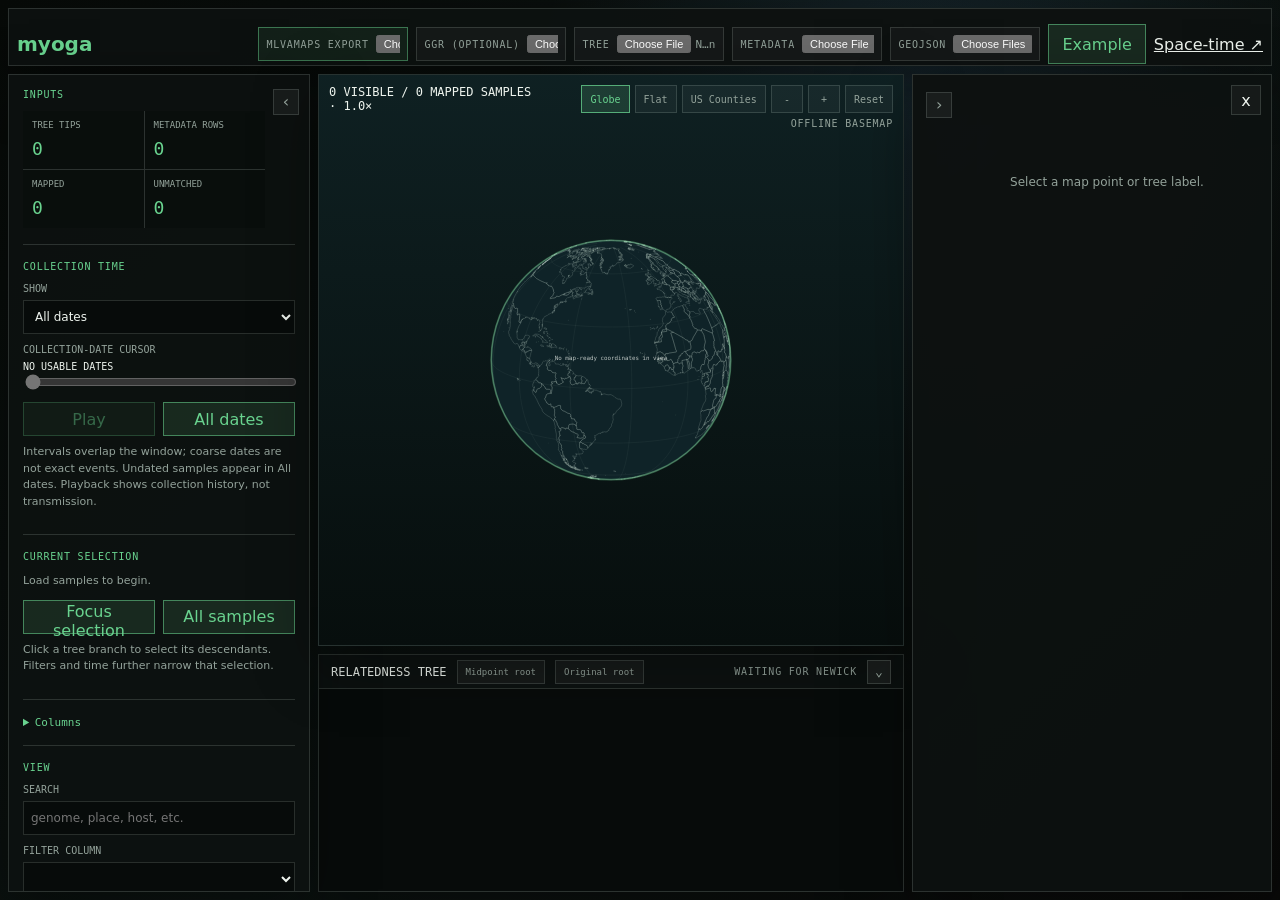
<file: index.html>
<!doctype html>
<html lang="en">
  <head>
    <meta charset="utf-8">
    <meta name="viewport" content="width=device-width, initial-scale=1">
    <title>myoga</title>
    <link rel="stylesheet" href="styles.css">
  </head>
  <body>
    <main class="app-shell">
      <header class="topbar">
        <div class="brand">
          <strong>myoga</strong>
          <span>local genomic relatedness map</span>
        </div>
        <label class="file-picker mlvamaps-picker">
          <span>mlvamaps export</span>
          <input id="mlvamapsExport" type="file" webkitdirectory directory multiple>
        </label>
        <label class="file-picker">
          <span>GGR (optional)</span>
          <input id="ggrFile" type="file" accept=".ggr,.gingr,*/*">
        </label>
        <label class="file-picker">
          <span>Tree</span>
          <input id="treeFile" type="file" accept=".tree,.nwk,.newick,.txt,*/*">
        </label>
        <label class="file-picker">
          <span>Metadata</span>
          <input id="metadataFile" type="file" accept=".csv,.tsv,.txt">
        </label>
        <label class="file-picker">
          <span>GeoJSON</span>
          <input id="geojsonFile" type="file" multiple accept=".geojson,.json,application/geo+json,application/json">
        </label>
        <button id="loadExample" type="button" title="Load a tiny built-in example">Example</button>
        <a href="/space-time" style="color:inherit">Space-time ↗</a>
      </header>

      <aside class="controls-panel">
        <button id="toggleControls" class="panel-toggle panel-toggle-left" type="button" title="Hide controls">‹</button>
        <section>
          <h2>Inputs</h2>
          <dl class="stats-list">
            <div><dt>Tree tips</dt><dd id="treeCount">0</dd></div>
            <div><dt>Metadata rows</dt><dd id="metadataCount">0</dd></div>
            <div><dt>Mapped</dt><dd id="mappedCount">0</dd></div>
            <div><dt>Unmatched</dt><dd id="unmatchedCount">0</dd></div>
          </dl>
        </section>

        <section>
          <h2>Collection time</h2>
          <label>Show<select id="timeMode"><option value="all">All dates</option><option value="cumulative">History through cursor</option><option value="window">Window ending at cursor</option></select></label>
          <label>Collection-date cursor <output id="timeLabel" for="timeCursor">No usable dates</output><input id="timeCursor" type="range" min="0" max="0" step="1" value="0" disabled></label>
          <label id="timeWindowLabel" hidden>Window (days)<input id="timeWindow" type="number" min="1" max="3652500" value="30"></label>
          <div class="button-row"><button id="playTime" type="button" disabled>Play</button><button id="allDates" type="button">All dates</button></div>
          <p class="status-text">Intervals overlap the window; coarse dates are not exact events. Undated samples appear in All dates. Playback shows collection history, not transmission.</p>
        </section>
        <section>
          <h2>Current selection</h2>
          <p id="selectionSummary" class="status-text" aria-live="polite">Load samples to begin.</p>
          <div class="button-row"><button id="focusSelection" type="button">Focus selection</button><button id="allSamples" type="button">All samples</button></div>
          <button id="clearClade" type="button" hidden>Clear clade selection</button>
          <p class="status-text">Click a tree branch to select its descendants. Filters and time further narrow that selection.</p>
        </section>
        <section>
          <details><summary>Columns</summary>
          <label>ID<select id="idColumn"></select></label>
          <label>Latitude<select id="latColumn"></select></label>
          <label>Longitude<select id="lonColumn"></select></label>
          <label>Lat/Lon<select id="latLonColumn"></select></label>
          <label>Location<select id="locationColumn"></select></label>
          <label>Date<select id="dateColumn"></select></label>
          <label>Color<select id="colorColumn"></select></label>
          <label id="treeCladeControl" class="tree-clade-control" hidden title="Higher values create smaller, more closely related clades.">
            Tree clade depth <output id="treeCladeDepthValue" for="treeCladeDepth">10%</output>
            <input id="treeCladeDepth" type="range" min="0" max="100" step="1" value="10">
          </label>
          </details>
        </section>

        <section>
          <h2>View</h2>
          <label>Search<input id="searchBox" type="search" placeholder="genome, place, host, etc."></label>
          <label>Filter column<select id="filterColumn"></select></label>
          <label>Filter value<select id="filterValue"></select></label>
          <label class="checkline"><input id="mappedOnly" type="checkbox">Mapped only</label>
          <div class="button-row">
            <button id="exportGeojson" type="button">GeoJSON</button>
            <button id="exportSession" type="button">Session JSON</button>
          </div>
        </section>

        <section>
          <details><summary>Geography overlays</summary>
          <div id="layerList" class="status-text">Add local polygon GeoJSON using the picker above.</div>
          </details>
        </section>
        <section>
          <details><summary>Named views</summary>
          <label>Name<input id="viewName" type="text" maxlength="100" placeholder="e.g. First collection period"></label>
          <button id="saveView" type="button">Save current view</button>
          <label>Saved views<select id="savedViews"><option value="">Choose a view</option></select></label>
          <div class="button-row"><button id="restoreView" type="button">Restore</button><button id="deleteView" type="button">Delete view</button></div>
          <button id="exportReview" type="button">Export review file</button>
          <label>Load review file<input id="importReview" type="file" accept=".json,application/json"></label>
          <p class="status-text">Views and notes stay in memory until exported. Load the same dataset before importing a review. Review files include notes and geography.</p>
          </details>
        </section>

        <p id="statusText" class="status-text">Load local files to begin.</p>
      </aside>

      <section class="map-panel" aria-label="Genome map">
        <div class="map-toolbar">
          <strong id="mapTitle">Planetary view</strong>
          <div class="map-buttons" role="group" aria-label="Map controls">
            <button id="globeView" type="button">Globe</button>
            <button id="flatView" type="button">Flat</button>
            <button id="usCountiesMap" type="button">US Counties</button>
            <button id="zoomOut" type="button" title="Zoom out">-</button>
            <button id="zoomIn" type="button" title="Zoom in">+</button>
            <button id="resetMap" type="button">Reset</button>
            <span id="privacyBadge">offline basemap</span>
          </div>
        </div>
        <svg id="mapSvg" viewBox="0 0 1000 500" role="img" aria-label="World map with genome locations"></svg>
      </section>

      <section class="tree-panel" aria-label="Relatedness tree">
        <header>
          <strong id="treeHeading">relatedness tree</strong>
          <button id="midpointRootTree" class="tree-action" type="button">Midpoint root</button>
          <button id="originalRootTree" class="tree-action" type="button">Original root</button>
          <span id="treeStatus">waiting for Newick</span>
          <button id="toggleTree" class="panel-toggle panel-toggle-tree" type="button" title="Hide tree">⌄</button>
        </header>
        <div id="treeScroll" class="tree-scroll">
          <svg id="treeSvg" role="group" aria-label="Phylogenetic tree"></svg>
        </div>
      </section>

      <aside class="detail-panel" aria-label="Selected genome metadata">
        <button id="toggleDetails" class="panel-toggle panel-toggle-right" type="button" title="Hide metadata">›</button>
        <button id="closeDetail" type="button" title="Close">x</button>
        <div id="detailEmpty" class="empty-detail">Select a map point or tree label.</div>
        <div id="detailContent" hidden>
          <p class="eyebrow" id="detailSource">GENOME</p>
          <h1 id="detailTitle"></h1>
          <p id="detailSubtitle"></p>
          <dl id="detailBasics" class="detail-basics"></dl>
          <p id="selectionVisibility" class="status-text"></p>
          <button id="focusSample" type="button">Focus this sample</button>
          <label>Review note<textarea id="sampleNote" rows="4" maxlength="10000" placeholder="Notes about this sample"></textarea></label>
          <p class="status-text">Included in the exported review file.</p>
          <h2>Metadata</h2>
          <div id="metadataTable" class="metadata-table"></div>
        </div>
      </aside>
    </main>
    <script src="src/myoga.js" defer></script>
  </body>
</html>
</file>
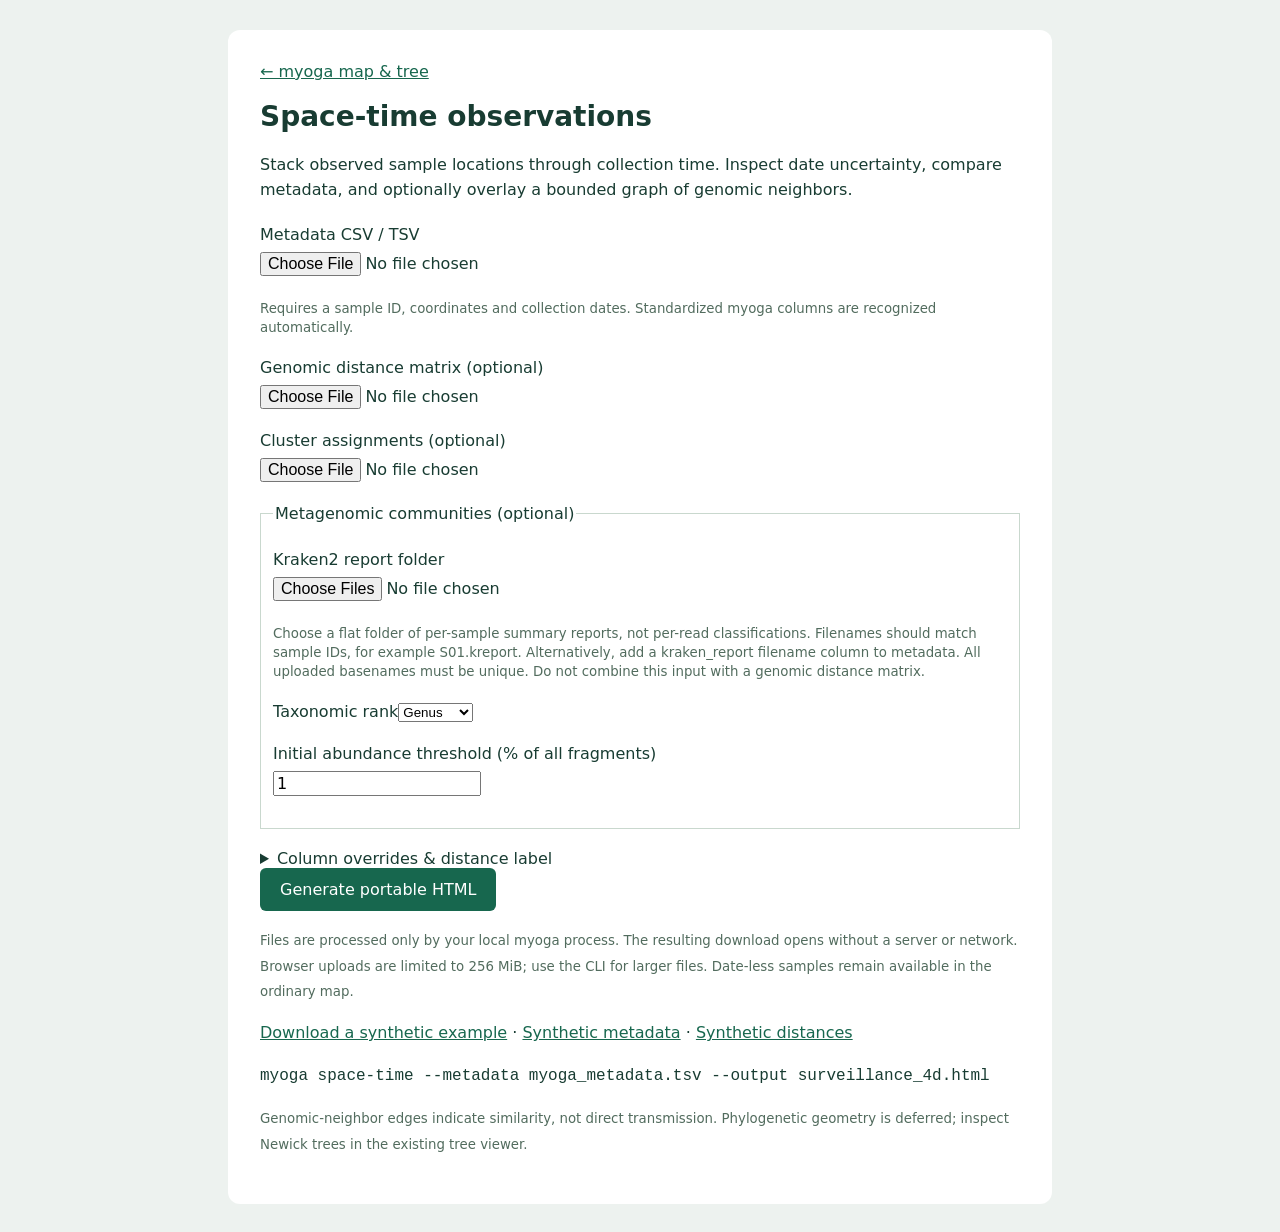
<file: src/space-time-start.html>
<!doctype html>
<html lang="en">
  <head>
    <meta charset="utf-8" />
    <meta name="viewport" content="width=device-width,initial-scale=1" />
    <title>myoga · Create space-time view</title>
    <style>
      body {
        font:
          16px system-ui,
          sans-serif;
        color: #183c32;
        background: #edf2ef;
        margin: 0;
        padding: 30px;
      }
      main {
        max-width: 760px;
        margin: auto;
        background: white;
        padding: 32px;
        border-radius: 12px;
      }
      h1 {
        font-size: 28px;
      }
      p {
        line-height: 1.6;
      }
      label {
        display: block;
        margin: 22px 0;
      }
      input {
        display: block;
        margin-top: 8px;
        font: inherit;
        max-width: 100%;
      }
      input[type="text"] {
        padding: 8px;
        width: 90%;
      }
      button {
        font: inherit;
        padding: 12px 20px;
        color: white;
        background: #17674e;
        border: 0;
        border-radius: 6px;
        cursor: pointer;
      }
      a {
        color: #17674e;
      }
      small {
        color: #526c5e;
      }
      code {
        overflow-wrap: anywhere;
      }
      fieldset {
        border: 1px solid #c9d8ce;
        margin: 20px 0;
      }
      summary {
        cursor: pointer;
      }
    </style>
  </head>
  <body>
    <main>
      <a href="/">← myoga map &amp; tree</a>
      <h1>Space-time observations</h1>
      <p>
        Stack observed sample locations through collection time. Inspect date
        uncertainty, compare metadata, and optionally overlay a bounded graph of
        genomic neighbors.
      </p>
      <form
        action="/space-time/generate"
        method="post"
        enctype="multipart/form-data"
        target="_blank"
      >
        <label
          >Metadata CSV / TSV
          <input name="metadata" type="file" accept=".csv,.tsv,.txt" required
        /></label>
        <small
          >Requires a sample ID, coordinates and collection dates. Standardized
          myoga columns are recognized automatically.</small
        >
        <label
          >Genomic distance matrix (optional)<input
            name="distances"
            type="file"
            accept=".csv,.tsv,.txt"
        /></label>
        <label
          >Cluster assignments (optional)<input
            name="clusters"
            type="file"
            accept=".csv,.tsv,.txt"
        /></label>
        <fieldset>
          <legend>Metagenomic communities (optional)</legend>
          <label
            >Kraken2 report folder<input
              name="kraken-reports"
              type="file"
              webkitdirectory
              directory
              multiple
          /></label>
          <small
            >Choose a flat folder of per-sample summary reports, not per-read
            classifications. Filenames should match sample IDs, for example
            S01.kreport. Alternatively, add a kraken_report filename column to
            metadata. All uploaded basenames must be unique. Do not combine this
            input with a genomic distance matrix.</small
          >
          <label
            >Taxonomic rank<select name="taxonomic-rank">
              <option value="G">Genus</option>
              <option value="S">Species</option>
              <option value="F">Family</option>
              <option value="O">Order</option>
              <option value="C">Class</option>
              <option value="P">Phylum</option>
              <option value="K">Kingdom</option>
              <option value="D">Domain</option>
            </select></label
          >
          <label
            >Initial abundance threshold (% of all fragments)<input
              name="abundance-threshold"
              type="number"
              value="1"
              min="0"
              max="100"
              step="any"
          /></label>
        </fieldset>
        <details>
          <summary>Column overrides &amp; distance label</summary>
          <fieldset>
            <label>Sample ID column<input name="id-column" type="text" /></label
            ><label
              >Latitude column<input name="lat-column" type="text" /></label
            ><label
              >Longitude column<input name="lon-column" type="text" /></label
            ><label>Date column<input name="time-column" type="text" /></label
            ><label
              >Initial color column<input name="color-by" type="text" /></label
            ><label
              >Distance label / units<input
                name="distance-label"
                type="text"
                placeholder="genomic distance (input units)"
            /></label>
          </fieldset>
        </details>
        <button type="submit">Generate portable HTML</button>
      </form>
      <p>
        <small
          >Files are processed only by your local myoga process. The resulting
          download opens without a server or network. Browser uploads are
          limited to 256 MiB; use the CLI for larger files. Date-less samples
          remain available in the ordinary map.</small
        >
      </p>
      <p>
        <a href="/space-time/example">Download a synthetic example</a> ·
        <a href="/example/space-time/metadata.tsv" download
          >Synthetic metadata</a
        >
        ·
        <a href="/example/space-time/distances.tsv" download
          >Synthetic distances</a
        >
      </p>
      <p>
        <code
          >myoga space-time --metadata myoga_metadata.tsv --output
          surveillance_4d.html</code
        >
      </p>
      <p>
        <small
          >Genomic-neighbor edges indicate similarity, not direct transmission.
          Phylogenetic geometry is deferred; inspect Newick trees in the
          existing tree viewer.</small
        >
      </p>
    </main>
  </body>
</html>
</file>
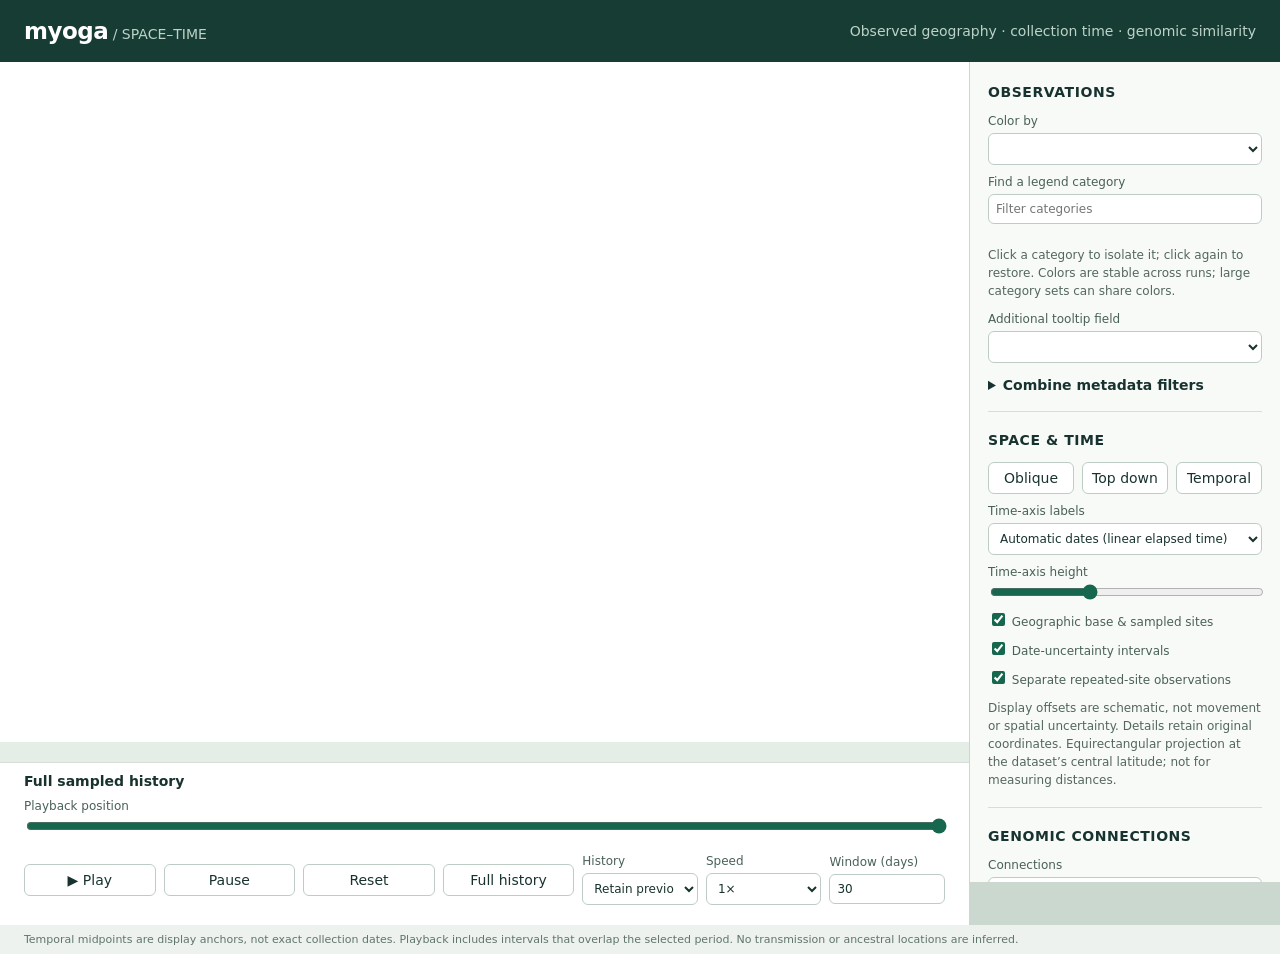
<file: src/space-time.html>
<!doctype html>
<html lang="en">
  <head>
    <meta charset="utf-8" />
    <meta name="viewport" content="width=device-width, initial-scale=1" />
    <meta
      http-equiv="Content-Security-Policy"
      content="default-src 'none'; script-src 'unsafe-inline' 'unsafe-eval'; style-src 'unsafe-inline'; img-src data: blob:; font-src data:; worker-src blob:; connect-src 'none';"
    />
    <title>myoga · Space-time observations</title>
    <style>
      :root {
        font-family:
          system-ui,
          -apple-system,
          sans-serif;
        color: #18332f;
        background: #edf2ef;
        font-size: 14px;
      }
      * {
        box-sizing: border-box;
      }
      body {
        margin: 0;
      }
      header {
        padding: 18px 24px;
        background: #163c34;
        color: white;
        display: flex;
        align-items: center;
        justify-content: space-between;
        gap: 16px;
      }
      header strong {
        font-size: 23px;
        font-weight: 650;
        letter-spacing: -0.5px;
      }
      header span {
        color: #bdd3c7;
      }
      button,
      select,
      input {
        font: inherit;
        accent-color: #17674e;
      }
      button,
      select,
      input[type="number"],
      input[type="search"] {
        border: 1px solid #bdcdc5;
        border-radius: 6px;
        padding: 7px;
        background: white;
        color: #18332f;
      }
      button {
        cursor: pointer;
      }
      button:hover {
        background: #e1eee6;
      }
      button:focus-visible,
      select:focus-visible,
      input:focus-visible {
        outline: 3px solid #bf7c17;
        outline-offset: 2px;
      }
      button:disabled {
        opacity: 0.45;
        cursor: default;
      }
      main {
        display: grid;
        grid-template-columns: minmax(0, 1fr) 310px;
        gap: 1px;
        background: #cbd8d0;
      }
      #view {
        background: white;
        min-width: 0;
      }
      #plot {
        height: calc(100vh - 220px);
        min-height: 480px;
        width: 100%;
      }
      aside {
        background: #f8faf8;
        padding: 18px;
        overflow: auto;
        max-height: calc(100vh - 80px);
      }
      h2 {
        font-size: 14px;
        letter-spacing: 0.04em;
        margin: 4px 0 14px;
      }
      label {
        display: block;
        font-size: 12px;
        color: #496157;
        margin: 10px 0;
      }
      label select,
      label input:not([type="checkbox"]) {
        display: block;
        width: 100%;
        margin-top: 5px;
      }
      .row {
        display: flex;
        gap: 8px;
        align-items: center;
        flex-wrap: wrap;
      }
      .row label {
        flex: 1;
        min-width: 75px;
      }
      .row button {
        flex: 1;
      }
      section.controls {
        border-top: 1px solid #d5dfd8;
        margin-top: 18px;
        padding-top: 16px;
      }
      .timeline {
        padding: 10px 24px;
        border-top: 1px solid #d5dfd8;
      }
      .timeline input[type="range"] {
        width: 100%;
      }
      #clock {
        font-variant-numeric: tabular-nums;
        font-weight: 600;
      }
      .note {
        font-size: 12px;
        line-height: 1.5;
        color: #53675d;
      }
      .status {
        padding: 10px 24px;
        font-size: 12px;
        background: #e4eee7;
      }
      #legend {
        max-height: 200px;
        overflow: auto;
        display: grid;
        grid-template-columns: 1fr;
        gap: 4px;
      }
      #legend button {
        text-align: left;
        padding: 5px;
        font-size: 12px;
        overflow-wrap: anywhere;
      }
      #legend button[aria-pressed="true"] {
        border: 2px solid #17674e;
        background: #e1eee6;
      }
      .swatch {
        display: inline-block;
        width: 10px;
        height: 10px;
        border-radius: 50%;
        margin-right: 7px;
      }
      details {
        margin-top: 14px;
      }
      summary {
        cursor: pointer;
        font-weight: 600;
      }
      pre {
        white-space: pre-wrap;
        overflow-wrap: anywhere;
        font-size: 12px;
        line-height: 1.5;
      }
      #details dl {
        display: grid;
        grid-template-columns: minmax(90px, 1fr) 1.5fr;
        gap: 7px;
        font-size: 12px;
      }
      dt {
        color: #53675d;
        overflow-wrap: anywhere;
      }
      dd {
        margin: 0;
        overflow-wrap: anywhere;
      }
      #error {
        color: #872b22;
        background: #fff0ec;
        padding: 12px;
        white-space: pre-wrap;
      }
      #error:empty {
        display: none;
      }
      #show-controls {
        display: none;
      }
      .figure-mode aside,
      .figure-mode .timeline,
      .figure-mode header,
      .figure-mode .status {
        display: none;
      }
      .figure-mode main {
        display: block;
      }
      .figure-mode #plot {
        height: 100vh;
      }
      .figure-mode #show-controls {
        display: block;
        position: fixed;
        right: 12px;
        top: 12px;
        z-index: 10;
      }
      #filter-list .row {
        align-items: end;
      }
      #filter-list .row select {
        max-width: 210px;
      }
      .file {
        font-size: 12px;
      }
      footer {
        padding: 8px 24px;
        font-size: 11px;
        color: #60756b;
      }
      @media (max-width: 850px) {
        main {
          grid-template-columns: 1fr;
        }
        aside {
          max-height: none;
        }
        #plot {
          height: 65vh;
          min-height: 400px;
        }
        header {
          align-items: start;
          flex-direction: column;
        }
        .timeline {
          padding: 12px;
        }
        aside {
          display: grid;
          grid-template-columns: repeat(auto-fit, minmax(250px, 1fr));
          gap: 18px;
        }
        section.controls {
          margin-top: 0;
        }
      }
      @media print {
        aside,
        .timeline,
        header,
        .status,
        footer,
        #show-controls {
          display: none;
        }
        main {
          display: block;
        }
        #plot {
          height: 90vh;
        }
      }
    </style>
    <!--PLOTLY-->
  </head>
  <body>
    <header>
      <div><strong>myoga</strong> <span> / SPACE–TIME</span></div>
      <span id="view-description"
        >Observed geography · collection time · genomic similarity</span
      >
    </header>
    <div id="error" role="alert"></div>
    <main>
      <div id="view">
        <div
          id="plot"
          role="img"
          aria-label="Interactive three-dimensional geographic-time observations. Drag to rotate; use the toolbar to pan and zoom."
        ></div>
        <div class="status" id="status" aria-live="polite"></div>
        <div class="timeline">
          <div class="row">
            <strong id="clock">Full sampled history</strong
            ><span class="note" id="date-range"></span>
          </div>
          <label
            >Playback position<input
              id="cursor"
              type="range"
              min="0"
              max="1000"
              value="1000"
              step="1"
          /></label>
          <div class="row">
            <button id="play">▶ Play</button><button id="pause">Pause</button
            ><button id="reset">Reset</button
            ><button id="full">Full history</button>
            <label
              >History<select id="history">
                <option value="retain">Retain previous</option>
                <option value="window">Current window</option>
                <option value="fade">Fade previous</option>
              </select></label
            >
            <label
              >Speed<select id="speed">
                <option value="0.5">0.5×</option>
                <option value="1" selected>1×</option>
                <option value="2">2×</option>
                <option value="5">5×</option>
              </select></label
            >
            <label
              >Window (days)<input
                id="window"
                type="number"
                min="1"
                max="3652500"
                value="30"
            /></label>
          </div>
        </div>
      </div>
      <aside aria-label="Visualization controls">
        <section id="community-controls" hidden>
          <h2>MICROBIAL COMMUNITY</h2>
          <p id="community-summary" class="note"></p>
          <label
            >Minimum abundance (% of all fragments)<input
              id="abundance-threshold"
              type="range"
              min="0"
              max="100"
              step="any"
              value="1"
          /></label>
          <label
            >Exact threshold (%)<input
              id="abundance-value"
              type="number"
              min="0"
              max="100"
              step="any"
              value="1"
          /></label>
          <label
            ><input id="abundance-size" type="checkbox" checked /> Point area
            represents abundance</label
          >
          <p class="note">
            Each colored point is one taxon in one sample. Gray anchors mark
            true sample locations and dates; offsets are schematic.
            Below-threshold taxa remain in sample details. A missing report is
            missing data, not zero abundance. Percentages are Kraken
            classification proportions, not absolute microbial concentrations.
          </p>
        </section>
        <section>
          <h2>OBSERVATIONS</h2>
          <label>Color by<select id="color"></select></label>
          <label
            >Find a legend category<input
              type="search"
              id="legend-search"
              placeholder="Filter categories"
          /></label>
          <div id="legend" aria-label="Click a category to isolate it"></div>
          <p class="note">
            Click a category to isolate it; click again to restore. Colors are
            stable across runs; large category sets can share colors.
          </p>
          <label
            >Additional tooltip field<select id="tooltip-field"></select
          ></label>
          <details>
            <summary>Combine metadata filters</summary>
            <div id="filter-list"></div>
            <label>Add filter<select id="filter-column"></select></label
            ><button id="add-filter">Add filter</button
            ><button id="clear-filters">Clear all</button>
          </details>
        </section>
        <section class="controls">
          <h2>SPACE &amp; TIME</h2>
          <div class="row">
            <button id="oblique">Oblique</button
            ><button id="top">Top down</button
            ><button id="side">Temporal</button>
          </div>
          <label
            >Time-axis labels<select id="time-scale">
              <option value="linear">
                Automatic dates (linear elapsed time)
              </option>
              <option value="year">Years</option>
              <option value="month">Months</option>
              <option value="day">Days</option>
            </select></label
          >
          <label
            >Time-axis height<input
              id="height"
              type="range"
              min="0.2"
              max="3"
              step="0.1"
              value="1.2"
          /></label>
          <label
            ><input id="basemap" type="checkbox" checked /> Geographic base
            &amp; sampled sites</label
          >
          <label
            ><input id="uncertainty" type="checkbox" checked /> Date-uncertainty
            intervals</label
          >
          <label
            ><input id="jitter" type="checkbox" checked /> Separate
            repeated-site observations</label
          >
          <p class="note">
            Display offsets are schematic, not movement or spatial uncertainty.
            Details retain original coordinates. Equirectangular projection at
            the dataset’s central latitude; not for measuring distances.
          </p>
        </section>
        <section class="controls" id="genomic-controls">
          <h2>GENOMIC CONNECTIONS</h2>
          <label
            >Connections<select id="connections">
              <option value="none">None</option>
              <option value="genomic">Genomic neighbors</option>
              <option disabled>Phylogenetic geometry — deferred</option>
            </select></label
          >
          <label id="threshold-label"
            >Distance threshold<input
              id="threshold"
              type="range"
              min="0"
              max="1"
              step="any"
              value="0" /></label
          ><output id="threshold-value"></output>
          <label
            ><input id="edge-opacity" type="checkbox" checked /> Fade edges with
            larger distances</label
          >
          <p class="note" id="edge-note"></p>
          <p class="note">
            Genomic-neighbor connections represent genomic similarity between
            observations and should not be interpreted as direct transmission
            events.
          </p>
        </section>
        <section class="controls">
          <h2>FIGURE &amp; REPRODUCIBILITY</h2>
          <div class="row">
            <label
              >Width (px)<input
                id="export-width"
                type="number"
                min="400"
                max="6000"
                value="2400" /></label
            ><label
              >Height (px)<input
                id="export-height"
                type="number"
                min="400"
                max="6000"
                value="1600"
            /></label>
          </div>
          <label
            >Background<select id="background">
              <option value="white">White</option>
              <option value="transparent">Transparent</option>
            </select></label
          >
          <div class="row">
            <button id="png">Export PNG</button
            ><button id="svg">Export SVG</button>
          </div>
          <p class="note">
            SVG embeds the WebGL scene as a raster; axes and legend are
            retained. Exports exclude controls.
          </p>
          <button id="hide-controls">Hide controls</button>
          <div class="row">
            <button id="save-settings">Export settings</button
            ><label class="file"
              >Load settings<input
                id="load-settings"
                type="file"
                accept=".json,application/json"
            /></label>
          </div>
          <details>
            <summary>Validation report</summary>
            <pre id="report"></pre>
            <button id="save-report">Export report</button>
          </details>
        </section>
        <section class="controls" id="details">
          <h2>SELECTED OBSERVATION</h2>
          <label
            >Find / select sample<input
              id="sample-search"
              type="search"
              placeholder="Sample ID" /></label
          ><select
            id="sample-select"
            aria-label="Select observation for metadata"
          ></select>
          <p class="note">
            Click a point or select a sample to inspect all metadata, including
            coordinate uncertainty when supplied.
          </p>
          <dl id="sample-details"></dl>
        </section>
      </aside>
    </main>
    <button id="show-controls">Show controls</button>
    <footer>
      Temporal midpoints are display anchors, not exact collection dates.
      Playback includes intervals that overlap the selected period. No
      transmission or ancestral locations are inferred.
      <!--LICENSES-->
    </footer>
    <!--DATA-->
    <!--GEOGRAPHY-->
    <!--APP-->
  </body>
</html>
</file>
<file: styles.css>
:root {
  color-scheme: dark;
  --bg: #050706;
  --panel: rgba(13, 17, 16, 0.96);
  --panel-soft: rgba(18, 25, 23, 0.94);
  --line: rgba(213, 229, 218, 0.16);
  --text: #eef4ee;
  --muted: #93a29a;
  --green: #69d38f;
  --blue: #6bb7ff;
  --amber: #e8bd5c;
  --red: #f0786f;
  --ink: #070b0a;
}

* { box-sizing: border-box; }

html,
body {
  margin: 0;
  min-height: 100%;
  background: var(--bg);
  color: var(--text);
  font-family: Inter, ui-sans-serif, system-ui, -apple-system, BlinkMacSystemFont, "Segoe UI", sans-serif;
}

button,
input,
select {
  font: inherit;
}

button {
  border: 1px solid rgba(105, 211, 143, 0.55);
  background: rgba(105, 211, 143, 0.12);
  color: var(--green);
  cursor: pointer;
}

button:hover,
select:hover,
input:hover {
  border-color: rgba(105, 211, 143, 0.75);
}

.app-shell {
  display: grid;
  grid-template-columns: 302px minmax(420px, 1fr) 360px;
  grid-template-rows: 58px minmax(320px, 1fr) 238px;
  gap: 8px;
  height: 100vh;
  padding: 8px;
  overflow: hidden;
  background:
    radial-gradient(circle at 72% 12%, rgba(107, 183, 255, 0.12), transparent 32%),
    linear-gradient(135deg, #070a08, #0b1210 52%, #090908);
}

.app-shell.controls-collapsed {
  grid-template-columns: 34px minmax(420px, 1fr) 360px;
}

.app-shell.details-collapsed {
  grid-template-columns: 302px minmax(420px, 1fr) 34px;
}

.app-shell.controls-collapsed.details-collapsed {
  grid-template-columns: 34px minmax(420px, 1fr) 34px;
}

.app-shell.tree-collapsed {
  grid-template-rows: 58px minmax(320px, 1fr) 34px;
}

.topbar,
.controls-panel,
.map-panel,
.tree-panel,
.detail-panel {
  border: 1px solid var(--line);
  background: var(--panel);
  box-shadow: 0 18px 60px rgba(0, 0, 0, 0.35);
}

.topbar {
  grid-column: 1 / 4;
  display: grid;
  grid-template-columns: minmax(160px, 1fr) repeat(5, minmax(128px, 180px)) auto;
  gap: 8px;
  align-items: center;
  padding: 8px;
}

.brand {
  display: flex;
  align-items: baseline;
  gap: 10px;
  min-width: 0;
}

.brand strong {
  color: var(--green);
  font-size: 20px;
  letter-spacing: 0;
}

.brand span,
.file-picker span,
.controls-panel h2,
.map-toolbar span,
.tree-panel header span,
.eyebrow {
  color: var(--muted);
  font: 10px ui-monospace, SFMono-Regular, Menlo, monospace;
  letter-spacing: 0.8px;
  text-transform: uppercase;
}

.file-picker {
  display: grid;
  grid-template-columns: auto minmax(0, 1fr);
  gap: 7px;
  align-items: center;
  min-width: 0;
  padding: 7px;
  border: 1px solid var(--line);
  background: rgba(255, 255, 255, 0.03);
}

.mlvamaps-picker {
  border-color: rgba(105, 211, 143, 0.48);
  background: rgba(105, 211, 143, 0.08);
}

.file-picker input {
  width: 100%;
  min-width: 0;
  color: var(--muted);
  font-size: 11px;
}

#loadExample {
  height: 40px;
  padding: 0 13px;
}

.controls-panel {
  position: relative;
  grid-row: 2 / 4;
  overflow: auto;
  padding: 14px;
}

.panel-toggle {
  display: grid;
  place-items: center;
  width: 26px;
  height: 26px;
  padding: 0;
  border-color: var(--line);
  background: rgba(255, 255, 255, 0.05);
  color: var(--muted);
  font: 16px ui-monospace, SFMono-Regular, Menlo, monospace;
  line-height: 1;
  z-index: 5;
}

.panel-toggle:hover {
  color: var(--green);
}

.panel-toggle-left {
  position: sticky;
  top: 0;
  float: right;
  margin: -4px -4px 8px 8px;
}

.panel-toggle-right {
  position: sticky;
  top: 0;
  float: left;
  margin: -4px 8px 8px -4px;
}

.panel-toggle-tree {
  width: 24px;
  height: 24px;
  font-size: 13px;
}

.app-shell.controls-collapsed .controls-panel {
  padding: 4px;
  overflow: hidden;
}

.app-shell.controls-collapsed .controls-panel section,
.app-shell.controls-collapsed .controls-panel .status-text {
  display: none;
}

.app-shell.controls-collapsed .panel-toggle-left {
  position: absolute;
  inset: 8px 4px auto 4px;
  width: 24px;
  float: none;
  margin: 0;
}

.controls-panel section {
  padding-bottom: 16px;
  margin-bottom: 16px;
  border-bottom: 1px solid var(--line);
}

.controls-panel h2 {
  margin: 0 0 11px;
  color: var(--green);
}

.stats-list {
  display: grid;
  grid-template-columns: 1fr 1fr;
  gap: 1px;
  margin: 0;
  background: var(--line);
}

.stats-list div {
  min-height: 58px;
  padding: 9px;
  background: #090e0c;
}

.stats-list dt {
  color: var(--muted);
  font: 9px ui-monospace, SFMono-Regular, Menlo, monospace;
  text-transform: uppercase;
}

.stats-list dd {
  margin: 8px 0 0;
  color: var(--green);
  font: 18px ui-monospace, SFMono-Regular, Menlo, monospace;
}

label {
  display: block;
  margin: 10px 0;
  color: var(--muted);
  font: 10px ui-monospace, SFMono-Regular, Menlo, monospace;
  text-transform: uppercase;
}

select,
input[type="search"] {
  width: 100%;
  min-height: 34px;
  margin-top: 6px;
  padding: 7px;
  border: 1px solid var(--line);
  outline: none;
  background: #070b0a;
  color: var(--text);
  font: 12px system-ui, sans-serif;
  text-transform: none;
}

.tree-clade-control[hidden] {
  display: none;
}

.tree-clade-control output {
  float: right;
  color: var(--green);
  text-transform: none;
}

.tree-clade-control input[type="range"] {
  width: 100%;
  margin-top: 8px;
  accent-color: var(--green);
}

.checkline {
  display: flex;
  gap: 8px;
  align-items: center;
}

.checkline input {
  width: 16px;
  height: 16px;
  accent-color: var(--green);
}

.button-row {
  display: grid;
  grid-template-columns: 1fr 1fr;
  gap: 8px;
}

.button-row button {
  height: 34px;
}

.status-text {
  margin: 0;
  color: var(--muted);
  font-size: 11px;
  line-height: 1.5;
  overflow-wrap: anywhere;
}

.map-panel {
  position: relative;
  overflow: hidden;
  background: #06100f;
  cursor: grab;
  touch-action: none;
}

.map-panel.dragging {
  cursor: grabbing;
}

.map-panel.dragging .map-point {
  cursor: grabbing;
}

.map-toolbar {
  position: absolute;
  z-index: 2;
  top: 10px;
  left: 10px;
  right: 10px;
  display: flex;
  justify-content: space-between;
  gap: 10px;
  pointer-events: none;
}

.map-toolbar strong,
.tree-panel header strong {
  color: var(--text);
  font: 12px ui-monospace, SFMono-Regular, Menlo, monospace;
  text-transform: uppercase;
}

.map-buttons {
  display: flex;
  align-items: center;
  justify-content: flex-end;
  flex-wrap: wrap;
  gap: 5px;
  pointer-events: auto;
}

.map-buttons button {
  min-width: 32px;
  height: 28px;
  padding: 0 8px;
  border-color: var(--line);
  background: rgba(255, 255, 255, 0.04);
  color: var(--muted);
  font: 10px ui-monospace, SFMono-Regular, Menlo, monospace;
}

.map-buttons button.active {
  border-color: rgba(105, 211, 143, 0.75);
  background: rgba(105, 211, 143, 0.16);
  color: var(--green);
}

#mapSvg {
  display: block;
  width: 100%;
  height: 100%;
  touch-action: none;
  background:
    linear-gradient(180deg, rgba(15, 33, 35, 0.96), rgba(7, 14, 13, 0.98));
}

.globe-ocean {
  fill: rgba(16, 36, 41, 0.96);
  stroke: rgba(238, 244, 238, 0.28);
  stroke-width: 1.4;
}

.globe-rim {
  fill: none;
  stroke: rgba(105, 211, 143, 0.38);
  stroke-width: 3;
}

.graticule {
  fill: none;
  stroke: rgba(221, 237, 230, 0.08);
  stroke-width: 1;
  pointer-events: none;
}

.land {
  fill: rgba(70, 105, 85, 0.72);
  stroke: rgba(210, 225, 214, 0.26);
  stroke-width: 0.8;
}

.country-fill {
  fill: rgba(72, 108, 88, 0.74);
  stroke: rgba(214, 229, 218, 0.22);
  stroke-width: 0.55;
}

.custom-geojson-fill {
  fill: rgba(82, 131, 102, 0.42);
  stroke: rgba(232, 189, 92, 0.5);
  stroke-width: 0.8;
}

.land-line {
  fill: none;
  stroke: rgba(210, 225, 214, 0.25);
  stroke-width: 1.1;
  pointer-events: none;
}

.country-line {
  stroke: rgba(214, 229, 218, 0.32);
  stroke-width: 0.9;
}

.map-point {
  stroke: #f4fff6;
  stroke-width: 1.4;
  cursor: pointer;
}

.map-point-cloud {
  opacity: 0.86;
  pointer-events: none;
}

.map-point.centroid {
  stroke: var(--amber);
  stroke-dasharray: 2 2;
}

.map-point.unmatched {
  opacity: 0.35;
}

.map-point.selected {
  stroke: white;
  stroke-width: 3;
}

.map-label {
  fill: rgba(238, 244, 238, 0.78);
  font: 10px ui-monospace, SFMono-Regular, Menlo, monospace;
  pointer-events: none;
}

.tree-panel {
  grid-column: 2 / 3;
  display: grid;
  grid-template-rows: 34px 1fr;
  overflow: hidden;
}

.app-shell.tree-collapsed .tree-panel {
  grid-template-rows: 34px 0;
}

.app-shell.tree-collapsed .tree-scroll {
  display: none;
}

.tree-panel header {
  display: flex;
  justify-content: space-between;
  align-items: center;
  gap: 10px;
  padding: 9px 12px;
  border-bottom: 1px solid var(--line);
}

.tree-panel header span {
  margin-left: auto;
}

.tree-action {
  height: 24px;
  padding: 0 8px;
  border-color: var(--line);
  background: rgba(255, 255, 255, 0.04);
  color: var(--muted);
  font: 9px ui-monospace, SFMono-Regular, Menlo, monospace;
  white-space: nowrap;
}

.tree-action:hover {
  color: var(--green);
}

.tree-scroll {
  width: 100%;
  height: 100%;
  min-height: 0;
  overflow: auto;
  background: #070b0a;
  cursor: grab;
}

.tree-scroll.dragging {
  cursor: grabbing;
}

#treeSvg {
  display: block;
  min-width: 100%;
  min-height: 100%;
}

.tree-edge {
  fill: none;
  stroke: rgba(222, 236, 225, 0.34);
  stroke-width: 1;
}

.tree-label-guide {
  stroke: rgba(213, 229, 218, 0.1);
  stroke-width: 1;
}

.tree-label {
  fill: var(--muted);
  font: 10px ui-monospace, SFMono-Regular, Menlo, monospace;
  cursor: pointer;
}

.tree-label.mapped {
  fill: var(--text);
}

.tree-label.selected {
  fill: white;
  font-weight: 700;
}

.tree-node-dot {
  stroke: #f4fff6;
  stroke-width: 0.8;
  cursor: pointer;
}

.detail-panel {
  position: relative;
  grid-column: 3 / 4;
  grid-row: 2 / 4;
  overflow: auto;
  padding: 17px;
}

.app-shell.details-collapsed .detail-panel {
  padding: 4px;
  overflow: hidden;
}

.app-shell.details-collapsed .detail-panel > :not(.panel-toggle-right) {
  display: none;
}

.app-shell.details-collapsed .panel-toggle-right {
  position: absolute;
  inset: 8px 4px auto 4px;
  width: 24px;
  float: none;
  margin: 0;
}

#closeDetail {
  position: absolute;
  top: 10px;
  right: 10px;
  width: 30px;
  height: 30px;
  border-color: var(--line);
  background: rgba(255, 255, 255, 0.04);
  color: var(--text);
}

.empty-detail {
  display: grid;
  min-height: 180px;
  place-items: center;
  color: var(--muted);
  font-size: 12px;
  text-align: center;
}

.eyebrow {
  margin: 0;
  color: var(--green);
}

.detail-panel h1 {
  margin: 7px 34px 3px 0;
  font-size: 24px;
  line-height: 1.1;
  overflow-wrap: anywhere;
}

#detailSubtitle {
  margin: 0 0 15px;
  color: var(--muted);
  font-size: 12px;
  overflow-wrap: anywhere;
}

.detail-basics {
  display: grid;
  grid-template-columns: 1fr 1fr;
  gap: 1px;
  margin: 0 0 18px;
  background: var(--line);
}

.detail-basics div {
  min-height: 58px;
  padding: 9px;
  background: #090e0c;
}

.detail-basics dt {
  color: var(--muted);
  font: 8px ui-monospace, SFMono-Regular, Menlo, monospace;
  text-transform: uppercase;
}

.detail-basics dd {
  margin: 6px 0 0;
  font-size: 11px;
  overflow-wrap: anywhere;
}

.detail-panel h2 {
  margin: 18px 0 10px;
  color: var(--muted);
  font: 10px ui-monospace, SFMono-Regular, Menlo, monospace;
  text-transform: uppercase;
}

.metadata-table {
  display: grid;
  gap: 1px;
  background: var(--line);
}

.metadata-row {
  display: grid;
  grid-template-columns: 132px 1fr;
  gap: 8px;
  min-height: 31px;
  padding: 8px;
  background: #090e0c;
  font-size: 11px;
}

.metadata-row span:first-child {
  color: var(--muted);
  overflow-wrap: anywhere;
}

.metadata-row span:last-child {
  color: var(--text);
  overflow-wrap: anywhere;
}

@media (max-width: 980px) {
  .app-shell {
    grid-template-columns: 1fr;
    grid-template-rows: auto auto minmax(350px, 55vh) 240px auto;
    height: auto;
    min-height: 100vh;
    overflow: auto;
  }

  .app-shell.controls-collapsed,
  .app-shell.details-collapsed,
  .app-shell.controls-collapsed.details-collapsed {
    grid-template-columns: 1fr;
  }

  .app-shell.tree-collapsed {
    grid-template-rows: auto auto minmax(350px, 70vh) 34px auto;
  }

  .topbar,
  .controls-panel,
  .map-panel,
  .tree-panel,
  .detail-panel {
    grid-column: 1;
    grid-row: auto;
  }

  .topbar {
    grid-template-columns: 1fr;
  }

  .controls-panel {
    display: grid;
    grid-template-columns: repeat(3, minmax(180px, 1fr));
    gap: 14px;
  }

  .app-shell.controls-collapsed .controls-panel {
    display: block;
    min-height: 34px;
  }

  .controls-panel section {
    margin: 0;
  }

  .detail-panel {
    min-height: 320px;
  }
}

@media (max-width: 680px) {
  .controls-panel {
    grid-template-columns: 1fr;
  }

  .metadata-row,
  .detail-basics {
    grid-template-columns: 1fr;
  }
}

/* Review controls share the existing panel layout. */
input[type="text"], input[type="number"], textarea {
  width: 100%; margin-top: 6px; padding: 7px; border: 1px solid var(--line);
  background: #070b0a; color: var(--text); font: 12px system-ui, sans-serif;
}
textarea { resize: vertical; }
input[type="range"] { width: 100%; accent-color: var(--green); }
.controls-panel output { display: block; margin-top: 6px; color: var(--text); }
.controls-panel section > button, .controls-panel details > button { margin-top: 8px; padding: 7px; }
.controls-panel .button-row { margin-top: 10px; }
.controls-panel .status-text { margin: 8px 0; text-transform: none; }
button:disabled { opacity: .45; cursor: default; }
:focus-visible { outline: 2px solid var(--blue); outline-offset: 2px; }
.tree-edge { cursor: pointer; stroke-width: 3; }
.tree-edge:focus, .tree-edge:hover { stroke: var(--amber) !important; }
.tree-filtered { opacity: .18; }
.geography-overlay { fill: none; stroke: var(--amber); stroke-width: 1; pointer-events: none; }
#layerList > div { display: flex; align-items: center; gap: 6px; }
#layerList label { flex: 1; overflow-wrap: anywhere; text-transform: none; }
#layerList button { padding: 4px; }
[hidden] { display: none !important; }
@media (min-width: 981px) {
  .topbar { grid-template-columns: minmax(100px, 1fr) repeat(5, minmax(80px, 150px)) auto auto; }
  .brand span { display: none; }
}

.controls-panel summary { color: var(--green); font: 11px ui-monospace, monospace; cursor: pointer; }
</file>
